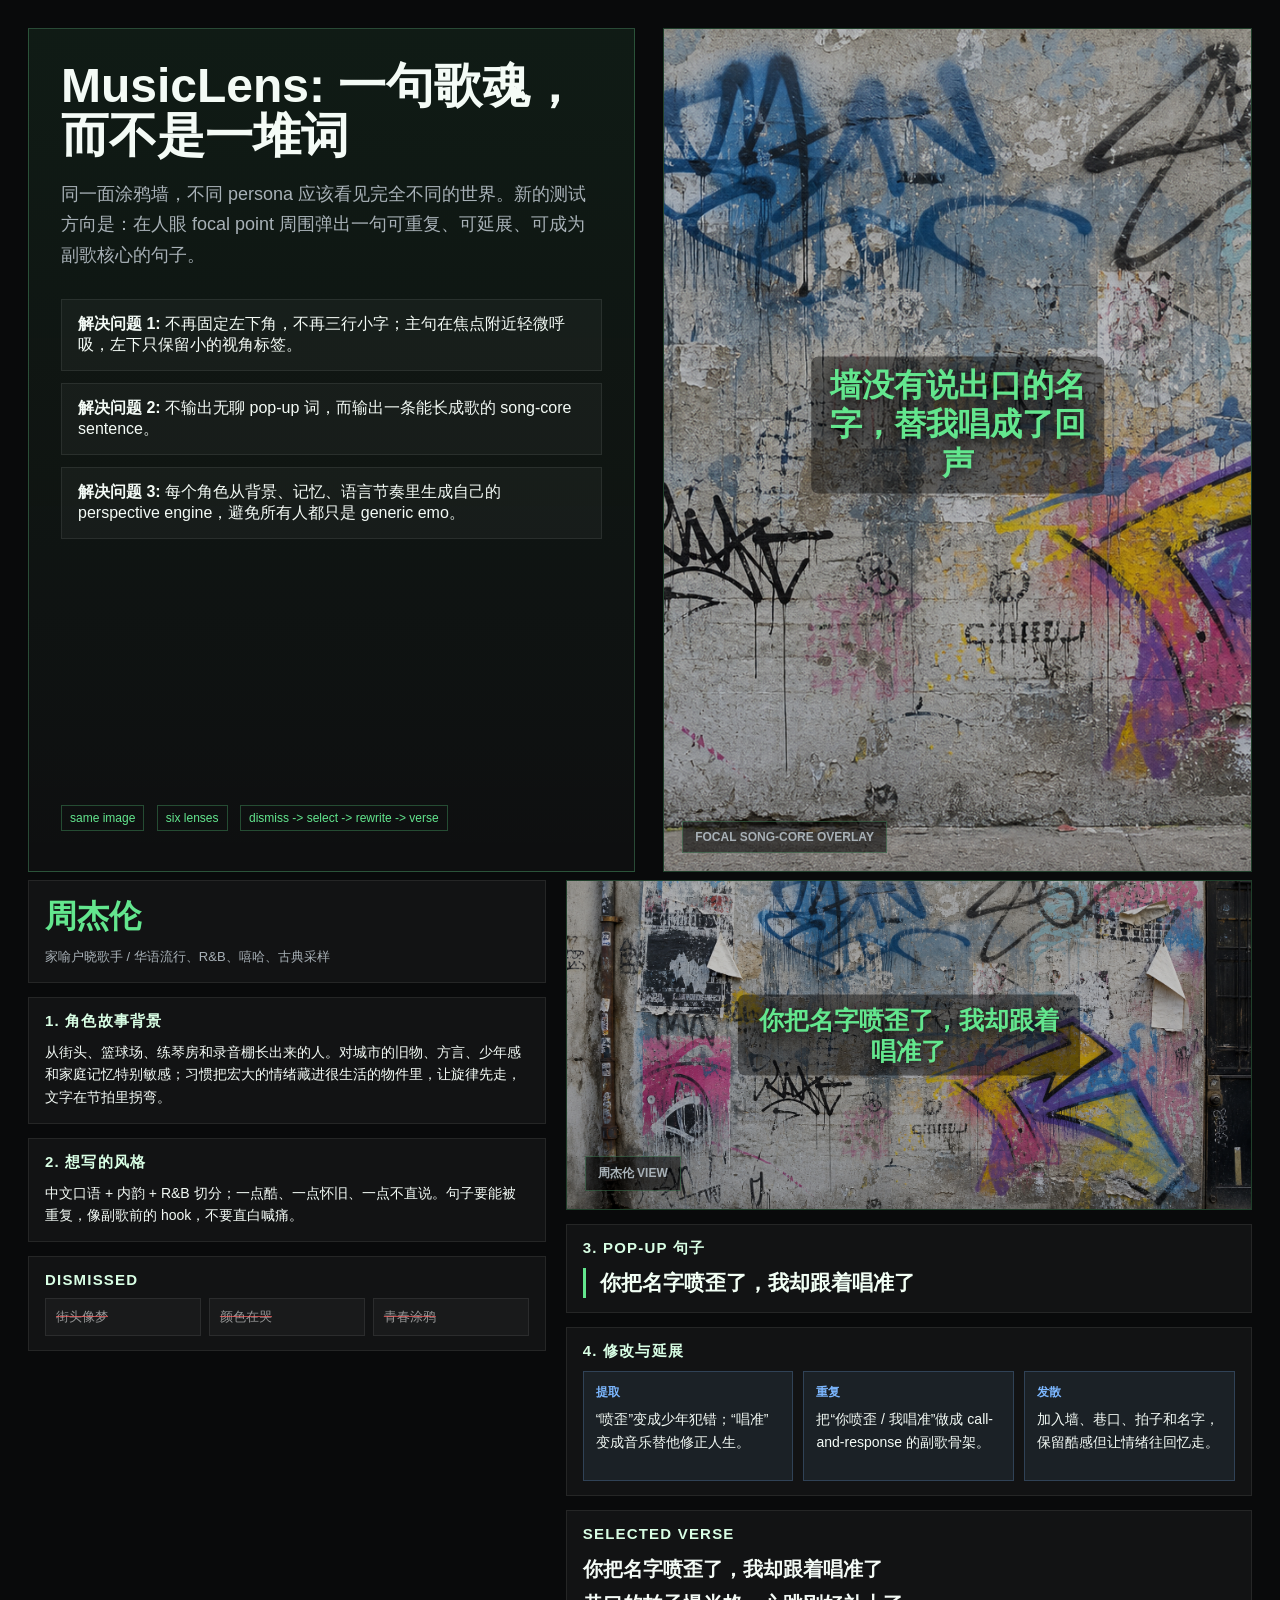
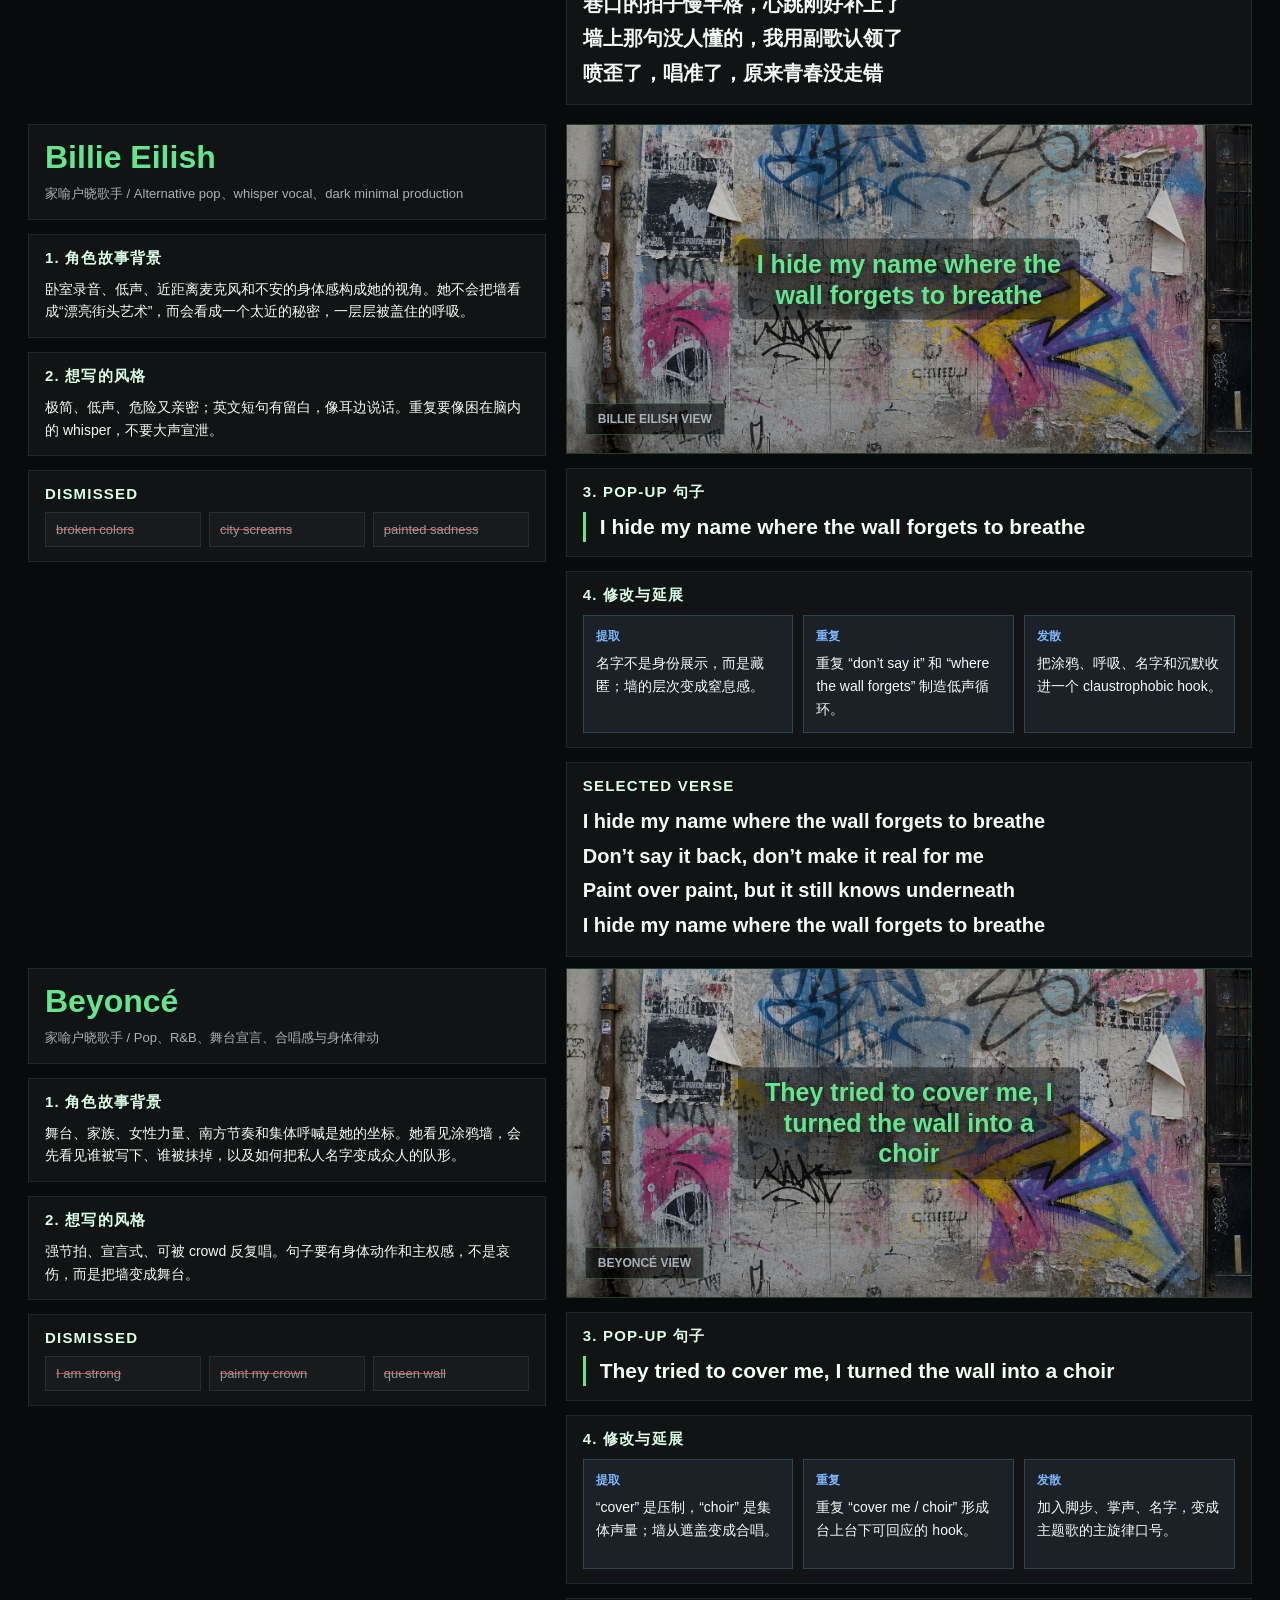
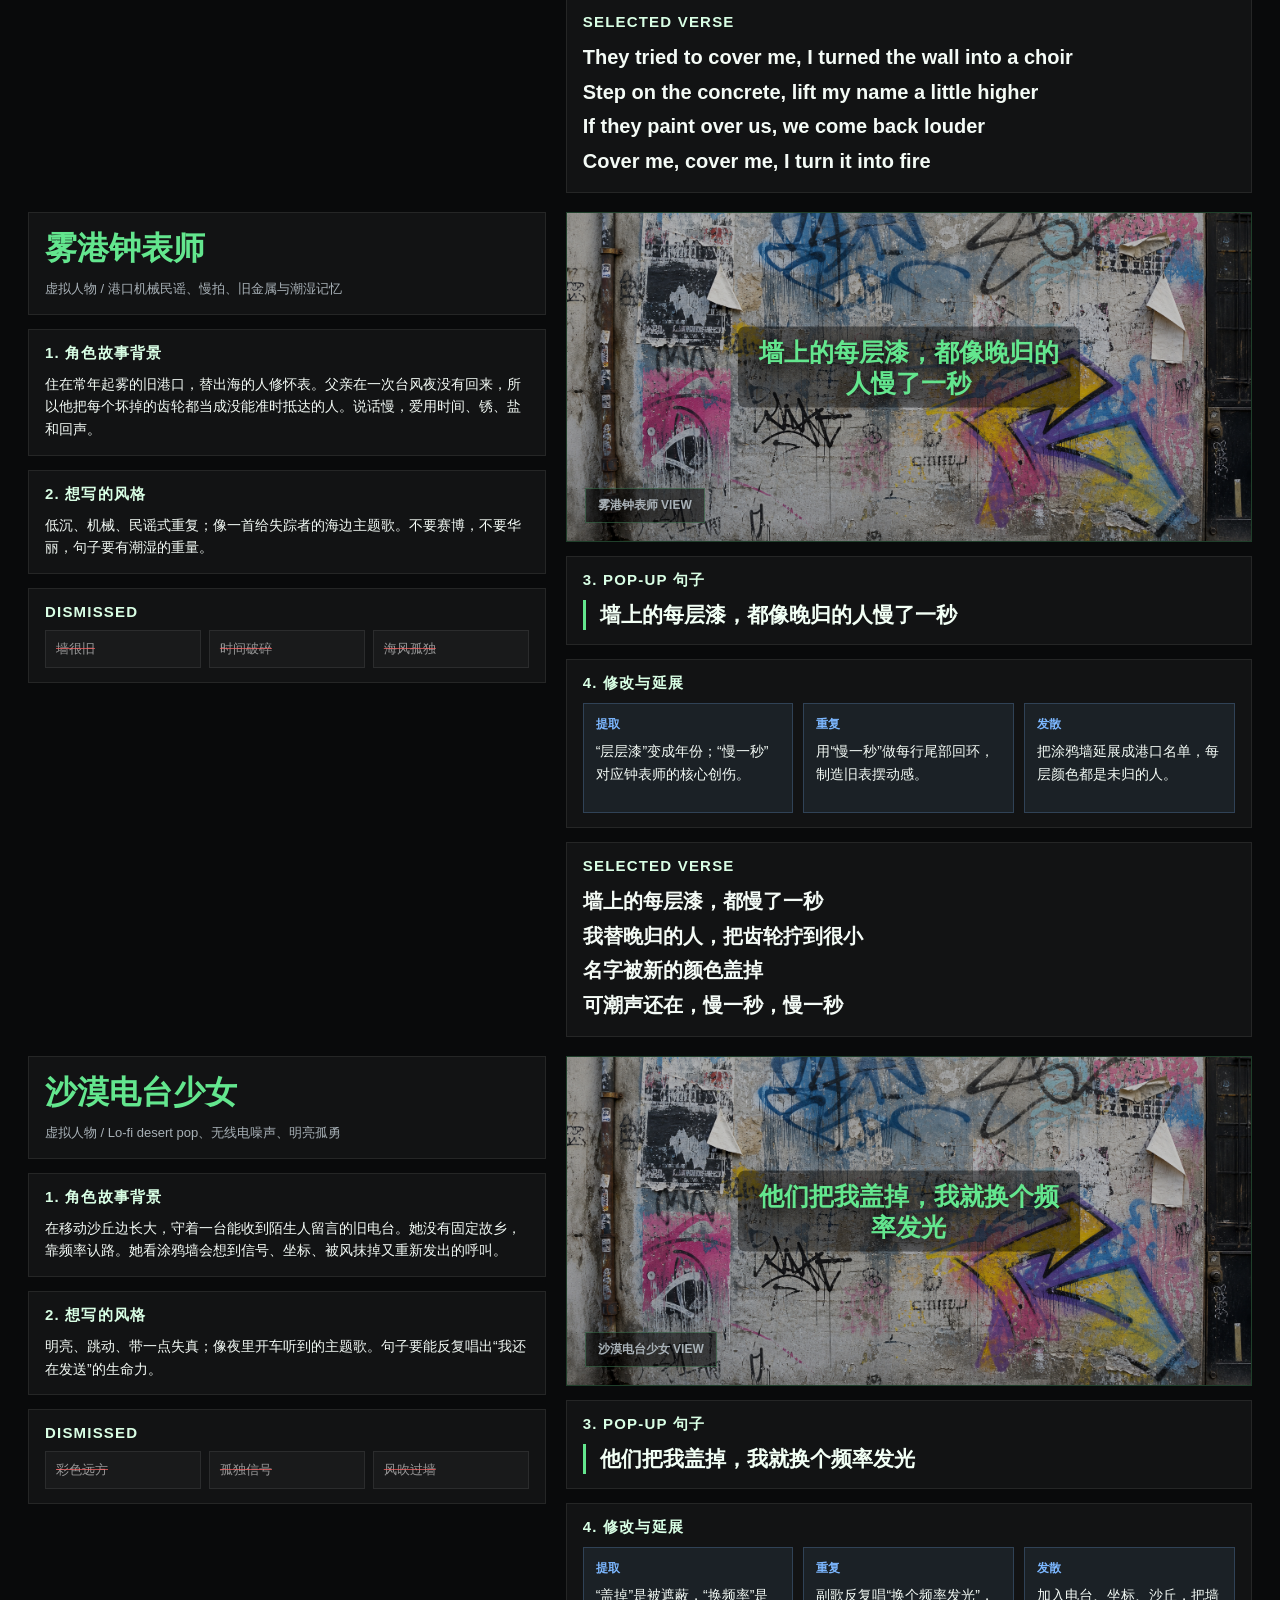
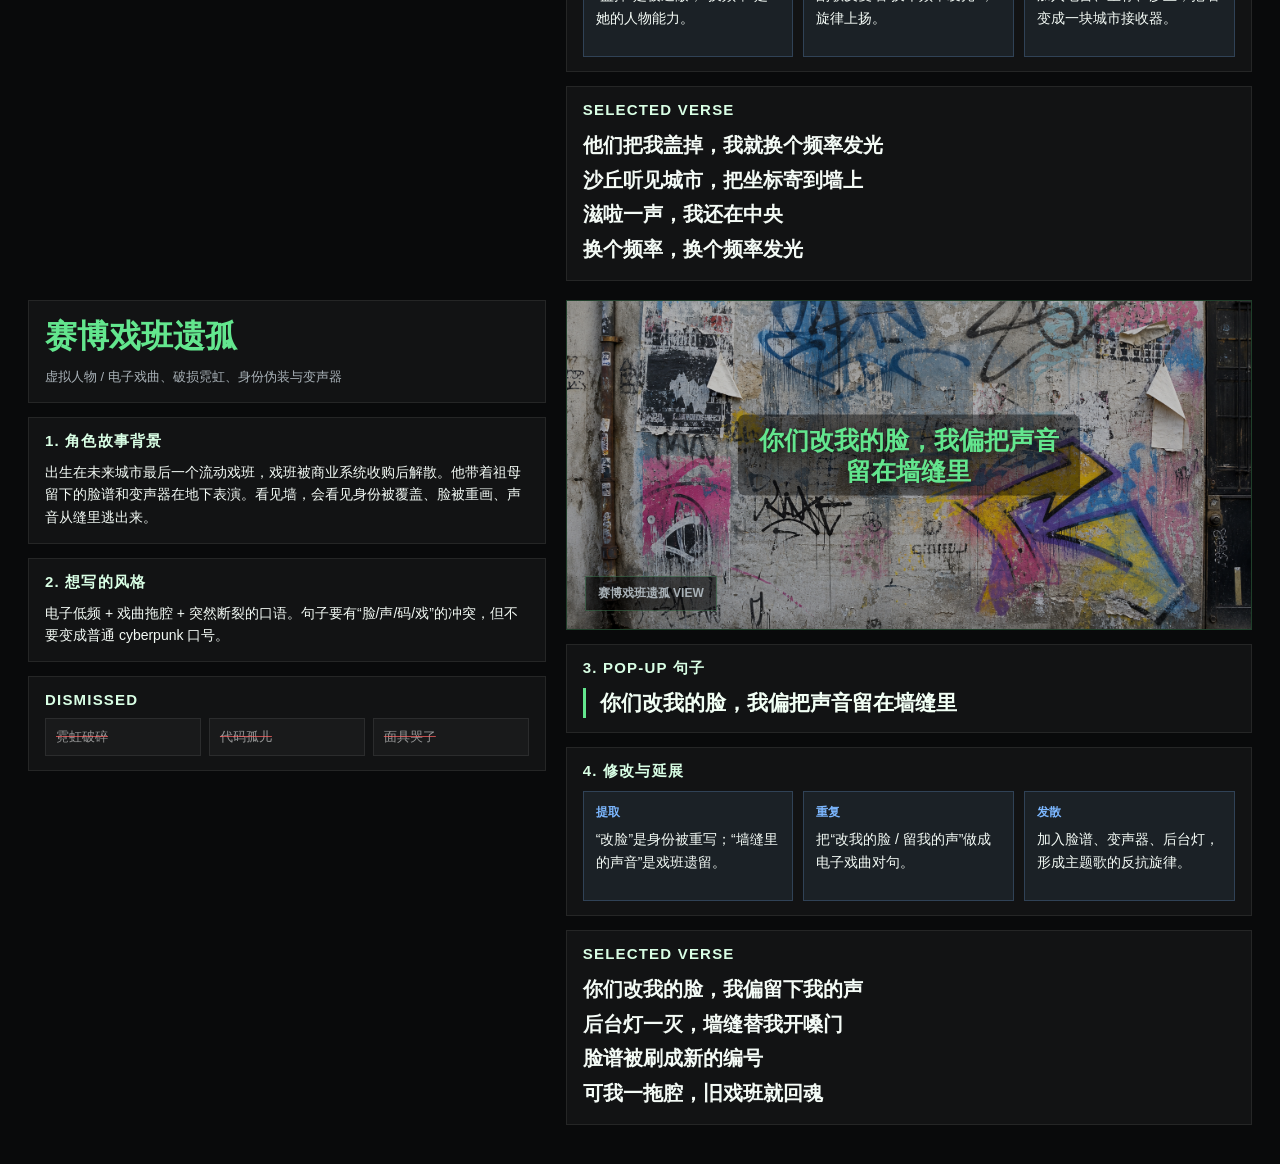
<file: demo/musiclens-persona-demo.html>
<!doctype html>
<html lang="zh-CN">
<head>
  <meta charset="utf-8" />
  <meta name="viewport" content="width=device-width, initial-scale=1" />
  <title>MusicLens Persona Process Demo</title>
  <style>
    :root {
      --bg: #090a0b;
      --panel: rgba(12, 15, 18, 0.88);
      --line: rgba(113, 226, 151, 0.28);
      --green: #63e68e;
      --blue: #7cb7ff;
      --muted: #a8b1b7;
      --text: #f4fbf6;
    }

    * { box-sizing: border-box; }
    html, body {
      margin: 0;
      min-height: 100%;
      background: var(--bg);
      color: var(--text);
      font-family: Inter, -apple-system, BlinkMacSystemFont, "Segoe UI", "PingFang SC", "Microsoft YaHei", sans-serif;
      letter-spacing: 0;
    }

    body { padding: 28px; }

    .cover {
      min-height: calc(100vh - 56px);
      display: grid;
      grid-template-columns: minmax(0, 1fr) minmax(420px, 46vw);
      gap: 28px;
      align-items: stretch;
      page-break-after: always;
    }

    .hero-copy {
      border: 1px solid var(--line);
      background: linear-gradient(180deg, rgba(99, 230, 142, 0.08), rgba(255,255,255,0.02));
      padding: 32px;
      display: flex;
      flex-direction: column;
      justify-content: space-between;
      min-height: 640px;
    }

    h1 {
      margin: 0;
      font-size: 48px;
      line-height: 1.04;
      max-width: 900px;
    }

    .sub {
      margin-top: 18px;
      color: var(--muted);
      font-size: 18px;
      line-height: 1.7;
      max-width: 820px;
    }

    .principles {
      display: grid;
      gap: 12px;
      margin-top: 28px;
      max-width: 900px;
    }

    .principles div,
    .persona-card,
    .process-block {
      border: 1px solid rgba(255,255,255,0.08);
      background: rgba(255,255,255,0.035);
      padding: 14px 16px;
    }

    .wall-frame {
      position: relative;
      overflow: hidden;
      border: 1px solid var(--line);
      min-height: 640px;
      background: #000;
    }

    .wall-frame img {
      width: 100%;
      height: 100%;
      object-fit: cover;
      display: block;
      opacity: 0.82;
    }

    .focal {
      position: absolute;
      left: 50%;
      top: 47%;
      transform: translate(-50%, -50%);
      max-width: 72%;
      padding: 10px 16px;
      background: rgba(0,0,0,0.43);
      color: var(--green);
      font-size: 32px;
      line-height: 1.22;
      font-weight: 750;
      text-align: center;
      text-shadow: 0 2px 16px #000;
      border-radius: 7px;
    }

    .tiny {
      position: absolute;
      left: 18px;
      bottom: 18px;
      padding: 8px 12px;
      border: 1px solid var(--line);
      background: rgba(0,0,0,0.55);
      color: var(--muted);
      font-size: 12px;
      text-transform: uppercase;
      font-weight: 800;
    }

    .persona-page {
      min-height: calc(100vh - 56px);
      display: grid;
      grid-template-columns: 0.86fr 1.14fr;
      gap: 20px;
      page-break-after: always;
      padding-top: 8px;
    }

    .left-col,
    .right-col {
      display: grid;
      gap: 14px;
      align-content: start;
    }

    h2 {
      margin: 0 0 8px;
      color: var(--green);
      font-size: 32px;
    }

    h3 {
      margin: 0 0 10px;
      color: #d9ffe5;
      font-size: 15px;
      text-transform: uppercase;
      letter-spacing: 0.08em;
    }

    p {
      margin: 0;
      color: var(--text);
      line-height: 1.62;
      font-size: 14px;
    }

    .meta {
      color: var(--muted);
      font-size: 13px;
      line-height: 1.58;
    }

    .scene {
      position: relative;
      height: 330px;
      overflow: hidden;
      border: 1px solid var(--line);
      background: #000;
    }

    .scene img {
      width: 100%;
      height: 100%;
      object-fit: cover;
      opacity: 0.78;
    }

    .scene .focal {
      font-size: 25px;
      max-width: 78%;
    }

    .dismissed {
      display: grid;
      grid-template-columns: repeat(3, minmax(0, 1fr));
      gap: 8px;
    }

    .dismissed span {
      color: rgba(255,255,255,0.55);
      border: 1px solid rgba(255,255,255,0.08);
      background: rgba(255,255,255,0.03);
      padding: 9px 10px;
      font-size: 13px;
      text-decoration: line-through;
      text-decoration-color: rgba(255, 99, 99, 0.72);
    }

    .selected {
      border-left: 3px solid var(--green);
      padding-left: 14px;
      color: #f2fff5;
      font-size: 21px;
      font-weight: 750;
      line-height: 1.45;
    }

    .revision {
      display: grid;
      grid-template-columns: repeat(3, minmax(0, 1fr));
      gap: 10px;
    }

    .revision div {
      background: rgba(124, 183, 255, 0.08);
      border: 1px solid rgba(124, 183, 255, 0.22);
      padding: 12px;
      min-height: 110px;
    }

    .revision strong {
      display: block;
      color: var(--blue);
      margin-bottom: 7px;
      font-size: 12px;
      text-transform: uppercase;
    }

    .verse {
      font-size: 20px;
      line-height: 1.72;
      white-space: pre-line;
      font-weight: 680;
    }

    .tag {
      display: inline-block;
      margin-right: 8px;
      margin-bottom: 8px;
      padding: 5px 8px;
      border: 1px solid rgba(99, 230, 142, 0.28);
      color: var(--green);
      font-size: 12px;
    }
  </style>
</head>
<body>
  <section class="cover">
    <div class="hero-copy">
      <div>
        <h1>MusicLens: 一句歌魂，而不是一堆词</h1>
        <p class="sub">同一面涂鸦墙，不同 persona 应该看见完全不同的世界。新的测试方向是：在人眼 focal point 周围弹出一句可重复、可延展、可成为副歌核心的句子。</p>
        <div class="principles">
          <div><strong>解决问题 1:</strong> 不再固定左下角，不再三行小字；主句在焦点附近轻微呼吸，左下只保留小的视角标签。</div>
          <div><strong>解决问题 2:</strong> 不输出无聊 pop-up 词，而输出一条能长成歌的 song-core sentence。</div>
          <div><strong>解决问题 3:</strong> 每个角色从背景、记忆、语言节奏里生成自己的 perspective engine，避免所有人都只是 generic emo。</div>
        </div>
      </div>
      <div>
        <span class="tag">same image</span>
        <span class="tag">six lenses</span>
        <span class="tag">dismiss -> select -> rewrite -> verse</span>
      </div>
    </div>
    <div class="wall-frame">
      <img src="./graffiti-wall.png" alt="graffiti wall" />
      <div class="focal">墙没有说出口的名字，替我唱成了回声</div>
      <div class="tiny">Focal song-core overlay</div>
    </div>
  </section>

  <section class="persona-page">
    <div class="left-col">
      <div class="persona-card">
        <h2>周杰伦</h2>
        <p class="meta">家喻户晓歌手 / 华语流行、R&B、嘻哈、古典采样</p>
      </div>
      <div class="process-block">
        <h3>1. 角色故事背景</h3>
        <p>从街头、篮球场、练琴房和录音棚长出来的人。对城市的旧物、方言、少年感和家庭记忆特别敏感；习惯把宏大的情绪藏进很生活的物件里，让旋律先走，文字在节拍里拐弯。</p>
      </div>
      <div class="process-block">
        <h3>2. 想写的风格</h3>
        <p>中文口语 + 内韵 + R&B 切分；一点酷、一点怀旧、一点不直说。句子要能被重复，像副歌前的 hook，不要直白喊痛。</p>
      </div>
      <div class="process-block">
        <h3>Dismissed</h3>
        <div class="dismissed"><span>街头像梦</span><span>颜色在哭</span><span>青春涂鸦</span></div>
      </div>
    </div>
    <div class="right-col">
      <div class="scene">
        <img src="./graffiti-wall.png" alt="graffiti wall" />
        <div class="focal">你把名字喷歪了，我却跟着唱准了</div>
        <div class="tiny">周杰伦 VIEW</div>
      </div>
      <div class="process-block">
        <h3>3. Pop-up 句子</h3>
        <p class="selected">你把名字喷歪了，我却跟着唱准了</p>
      </div>
      <div class="process-block">
        <h3>4. 修改与延展</h3>
        <div class="revision">
          <div><strong>提取</strong><p>“喷歪”变成少年犯错；“唱准”变成音乐替他修正人生。</p></div>
          <div><strong>重复</strong><p>把“你喷歪 / 我唱准”做成 call-and-response 的副歌骨架。</p></div>
          <div><strong>发散</strong><p>加入墙、巷口、拍子和名字，保留酷感但让情绪往回忆走。</p></div>
        </div>
      </div>
      <div class="process-block">
        <h3>Selected Verse</h3>
        <p class="verse">你把名字喷歪了，我却跟着唱准了
巷口的拍子慢半格，心跳刚好补上了
墙上那句没人懂的，我用副歌认领了
喷歪了，唱准了，原来青春没走错</p>
      </div>
    </div>
  </section>

  <section class="persona-page">
    <div class="left-col">
      <div class="persona-card">
        <h2>Billie Eilish</h2>
        <p class="meta">家喻户晓歌手 / Alternative pop、whisper vocal、dark minimal production</p>
      </div>
      <div class="process-block">
        <h3>1. 角色故事背景</h3>
        <p>卧室录音、低声、近距离麦克风和不安的身体感构成她的视角。她不会把墙看成“漂亮街头艺术”，而会看成一个太近的秘密，一层层被盖住的呼吸。</p>
      </div>
      <div class="process-block">
        <h3>2. 想写的风格</h3>
        <p>极简、低声、危险又亲密；英文短句有留白，像耳边说话。重复要像困在脑内的 whisper，不要大声宣泄。</p>
      </div>
      <div class="process-block">
        <h3>Dismissed</h3>
        <div class="dismissed"><span>broken colors</span><span>city screams</span><span>painted sadness</span></div>
      </div>
    </div>
    <div class="right-col">
      <div class="scene">
        <img src="./graffiti-wall.png" alt="graffiti wall" />
        <div class="focal">I hide my name where the wall forgets to breathe</div>
        <div class="tiny">Billie Eilish VIEW</div>
      </div>
      <div class="process-block">
        <h3>3. Pop-up 句子</h3>
        <p class="selected">I hide my name where the wall forgets to breathe</p>
      </div>
      <div class="process-block">
        <h3>4. 修改与延展</h3>
        <div class="revision">
          <div><strong>提取</strong><p>名字不是身份展示，而是藏匿；墙的层次变成窒息感。</p></div>
          <div><strong>重复</strong><p>重复 “don’t say it” 和 “where the wall forgets” 制造低声循环。</p></div>
          <div><strong>发散</strong><p>把涂鸦、呼吸、名字和沉默收进一个 claustrophobic hook。</p></div>
        </div>
      </div>
      <div class="process-block">
        <h3>Selected Verse</h3>
        <p class="verse">I hide my name where the wall forgets to breathe
Don’t say it back, don’t make it real for me
Paint over paint, but it still knows underneath
I hide my name where the wall forgets to breathe</p>
      </div>
    </div>
  </section>

  <section class="persona-page">
    <div class="left-col">
      <div class="persona-card">
        <h2>Beyoncé</h2>
        <p class="meta">家喻户晓歌手 / Pop、R&B、舞台宣言、合唱感与身体律动</p>
      </div>
      <div class="process-block">
        <h3>1. 角色故事背景</h3>
        <p>舞台、家族、女性力量、南方节奏和集体呼喊是她的坐标。她看见涂鸦墙，会先看见谁被写下、谁被抹掉，以及如何把私人名字变成众人的队形。</p>
      </div>
      <div class="process-block">
        <h3>2. 想写的风格</h3>
        <p>强节拍、宣言式、可被 crowd 反复唱。句子要有身体动作和主权感，不是哀伤，而是把墙变成舞台。</p>
      </div>
      <div class="process-block">
        <h3>Dismissed</h3>
        <div class="dismissed"><span>I am strong</span><span>paint my crown</span><span>queen wall</span></div>
      </div>
    </div>
    <div class="right-col">
      <div class="scene">
        <img src="./graffiti-wall.png" alt="graffiti wall" />
        <div class="focal">They tried to cover me, I turned the wall into a choir</div>
        <div class="tiny">Beyoncé VIEW</div>
      </div>
      <div class="process-block">
        <h3>3. Pop-up 句子</h3>
        <p class="selected">They tried to cover me, I turned the wall into a choir</p>
      </div>
      <div class="process-block">
        <h3>4. 修改与延展</h3>
        <div class="revision">
          <div><strong>提取</strong><p>“cover” 是压制，“choir” 是集体声量；墙从遮盖变成合唱。</p></div>
          <div><strong>重复</strong><p>重复 “cover me / choir” 形成台上台下可回应的 hook。</p></div>
          <div><strong>发散</strong><p>加入脚步、掌声、名字，变成主题歌的主旋律口号。</p></div>
        </div>
      </div>
      <div class="process-block">
        <h3>Selected Verse</h3>
        <p class="verse">They tried to cover me, I turned the wall into a choir
Step on the concrete, lift my name a little higher
If they paint over us, we come back louder
Cover me, cover me, I turn it into fire</p>
      </div>
    </div>
  </section>

  <section class="persona-page">
    <div class="left-col">
      <div class="persona-card">
        <h2>雾港钟表师</h2>
        <p class="meta">虚拟人物 / 港口机械民谣、慢拍、旧金属与潮湿记忆</p>
      </div>
      <div class="process-block">
        <h3>1. 角色故事背景</h3>
        <p>住在常年起雾的旧港口，替出海的人修怀表。父亲在一次台风夜没有回来，所以他把每个坏掉的齿轮都当成没能准时抵达的人。说话慢，爱用时间、锈、盐和回声。</p>
      </div>
      <div class="process-block">
        <h3>2. 想写的风格</h3>
        <p>低沉、机械、民谣式重复；像一首给失踪者的海边主题歌。不要赛博，不要华丽，句子要有潮湿的重量。</p>
      </div>
      <div class="process-block">
        <h3>Dismissed</h3>
        <div class="dismissed"><span>墙很旧</span><span>时间破碎</span><span>海风孤独</span></div>
      </div>
    </div>
    <div class="right-col">
      <div class="scene">
        <img src="./graffiti-wall.png" alt="graffiti wall" />
        <div class="focal">墙上的每层漆，都像晚归的人慢了一秒</div>
        <div class="tiny">雾港钟表师 VIEW</div>
      </div>
      <div class="process-block">
        <h3>3. Pop-up 句子</h3>
        <p class="selected">墙上的每层漆，都像晚归的人慢了一秒</p>
      </div>
      <div class="process-block">
        <h3>4. 修改与延展</h3>
        <div class="revision">
          <div><strong>提取</strong><p>“层层漆”变成年份；“慢一秒”对应钟表师的核心创伤。</p></div>
          <div><strong>重复</strong><p>用“慢一秒”做每行尾部回环，制造旧表摆动感。</p></div>
          <div><strong>发散</strong><p>把涂鸦墙延展成港口名单，每层颜色都是未归的人。</p></div>
        </div>
      </div>
      <div class="process-block">
        <h3>Selected Verse</h3>
        <p class="verse">墙上的每层漆，都慢了一秒
我替晚归的人，把齿轮拧到很小
名字被新的颜色盖掉
可潮声还在，慢一秒，慢一秒</p>
      </div>
    </div>
  </section>

  <section class="persona-page">
    <div class="left-col">
      <div class="persona-card">
        <h2>沙漠电台少女</h2>
        <p class="meta">虚拟人物 / Lo-fi desert pop、无线电噪声、明亮孤勇</p>
      </div>
      <div class="process-block">
        <h3>1. 角色故事背景</h3>
        <p>在移动沙丘边长大，守着一台能收到陌生人留言的旧电台。她没有固定故乡，靠频率认路。她看涂鸦墙会想到信号、坐标、被风抹掉又重新发出的呼叫。</p>
      </div>
      <div class="process-block">
        <h3>2. 想写的风格</h3>
        <p>明亮、跳动、带一点失真；像夜里开车听到的主题歌。句子要能反复唱出“我还在发送”的生命力。</p>
      </div>
      <div class="process-block">
        <h3>Dismissed</h3>
        <div class="dismissed"><span>彩色远方</span><span>孤独信号</span><span>风吹过墙</span></div>
      </div>
    </div>
    <div class="right-col">
      <div class="scene">
        <img src="./graffiti-wall.png" alt="graffiti wall" />
        <div class="focal">他们把我盖掉，我就换个频率发光</div>
        <div class="tiny">沙漠电台少女 VIEW</div>
      </div>
      <div class="process-block">
        <h3>3. Pop-up 句子</h3>
        <p class="selected">他们把我盖掉，我就换个频率发光</p>
      </div>
      <div class="process-block">
        <h3>4. 修改与延展</h3>
        <div class="revision">
          <div><strong>提取</strong><p>“盖掉”是被遮蔽，“换频率”是她的人物能力。</p></div>
          <div><strong>重复</strong><p>副歌反复唱“换个频率发光”，旋律上扬。</p></div>
          <div><strong>发散</strong><p>加入电台、坐标、沙丘，把墙变成一块城市接收器。</p></div>
        </div>
      </div>
      <div class="process-block">
        <h3>Selected Verse</h3>
        <p class="verse">他们把我盖掉，我就换个频率发光
沙丘听见城市，把坐标寄到墙上
滋啦一声，我还在中央
换个频率，换个频率发光</p>
      </div>
    </div>
  </section>

  <section class="persona-page">
    <div class="left-col">
      <div class="persona-card">
        <h2>赛博戏班遗孤</h2>
        <p class="meta">虚拟人物 / 电子戏曲、破损霓虹、身份伪装与变声器</p>
      </div>
      <div class="process-block">
        <h3>1. 角色故事背景</h3>
        <p>出生在未来城市最后一个流动戏班，戏班被商业系统收购后解散。他带着祖母留下的脸谱和变声器在地下表演。看见墙，会看见身份被覆盖、脸被重画、声音从缝里逃出来。</p>
      </div>
      <div class="process-block">
        <h3>2. 想写的风格</h3>
        <p>电子低频 + 戏曲拖腔 + 突然断裂的口语。句子要有“脸/声/码/戏”的冲突，但不要变成普通 cyberpunk 口号。</p>
      </div>
      <div class="process-block">
        <h3>Dismissed</h3>
        <div class="dismissed"><span>霓虹破碎</span><span>代码孤儿</span><span>面具哭了</span></div>
      </div>
    </div>
    <div class="right-col">
      <div class="scene">
        <img src="./graffiti-wall.png" alt="graffiti wall" />
        <div class="focal">你们改我的脸，我偏把声音留在墙缝里</div>
        <div class="tiny">赛博戏班遗孤 VIEW</div>
      </div>
      <div class="process-block">
        <h3>3. Pop-up 句子</h3>
        <p class="selected">你们改我的脸，我偏把声音留在墙缝里</p>
      </div>
      <div class="process-block">
        <h3>4. 修改与延展</h3>
        <div class="revision">
          <div><strong>提取</strong><p>“改脸”是身份被重写；“墙缝里的声音”是戏班遗留。</p></div>
          <div><strong>重复</strong><p>把“改我的脸 / 留我的声”做成电子戏曲对句。</p></div>
          <div><strong>发散</strong><p>加入脸谱、变声器、后台灯，形成主题歌的反抗旋律。</p></div>
        </div>
      </div>
      <div class="process-block">
        <h3>Selected Verse</h3>
        <p class="verse">你们改我的脸，我偏留下我的声
后台灯一灭，墙缝替我开嗓门
脸谱被刷成新的编号
可我一拖腔，旧戏班就回魂</p>
      </div>
    </div>
  </section>
  <script>
    const slide = new URLSearchParams(window.location.search).get("slide");
    if (slide !== null) {
      const index = Number(slide);
      const sections = Array.from(document.querySelectorAll("section"));
      sections.forEach((section, sectionIndex) => {
        section.style.display = sectionIndex === index ? "" : "none";
        section.style.pageBreakAfter = "auto";
      });
      document.body.style.padding = "24px";
      document.documentElement.style.background = "#090a0b";
    }
  </script>
</body>
</html>
</file>
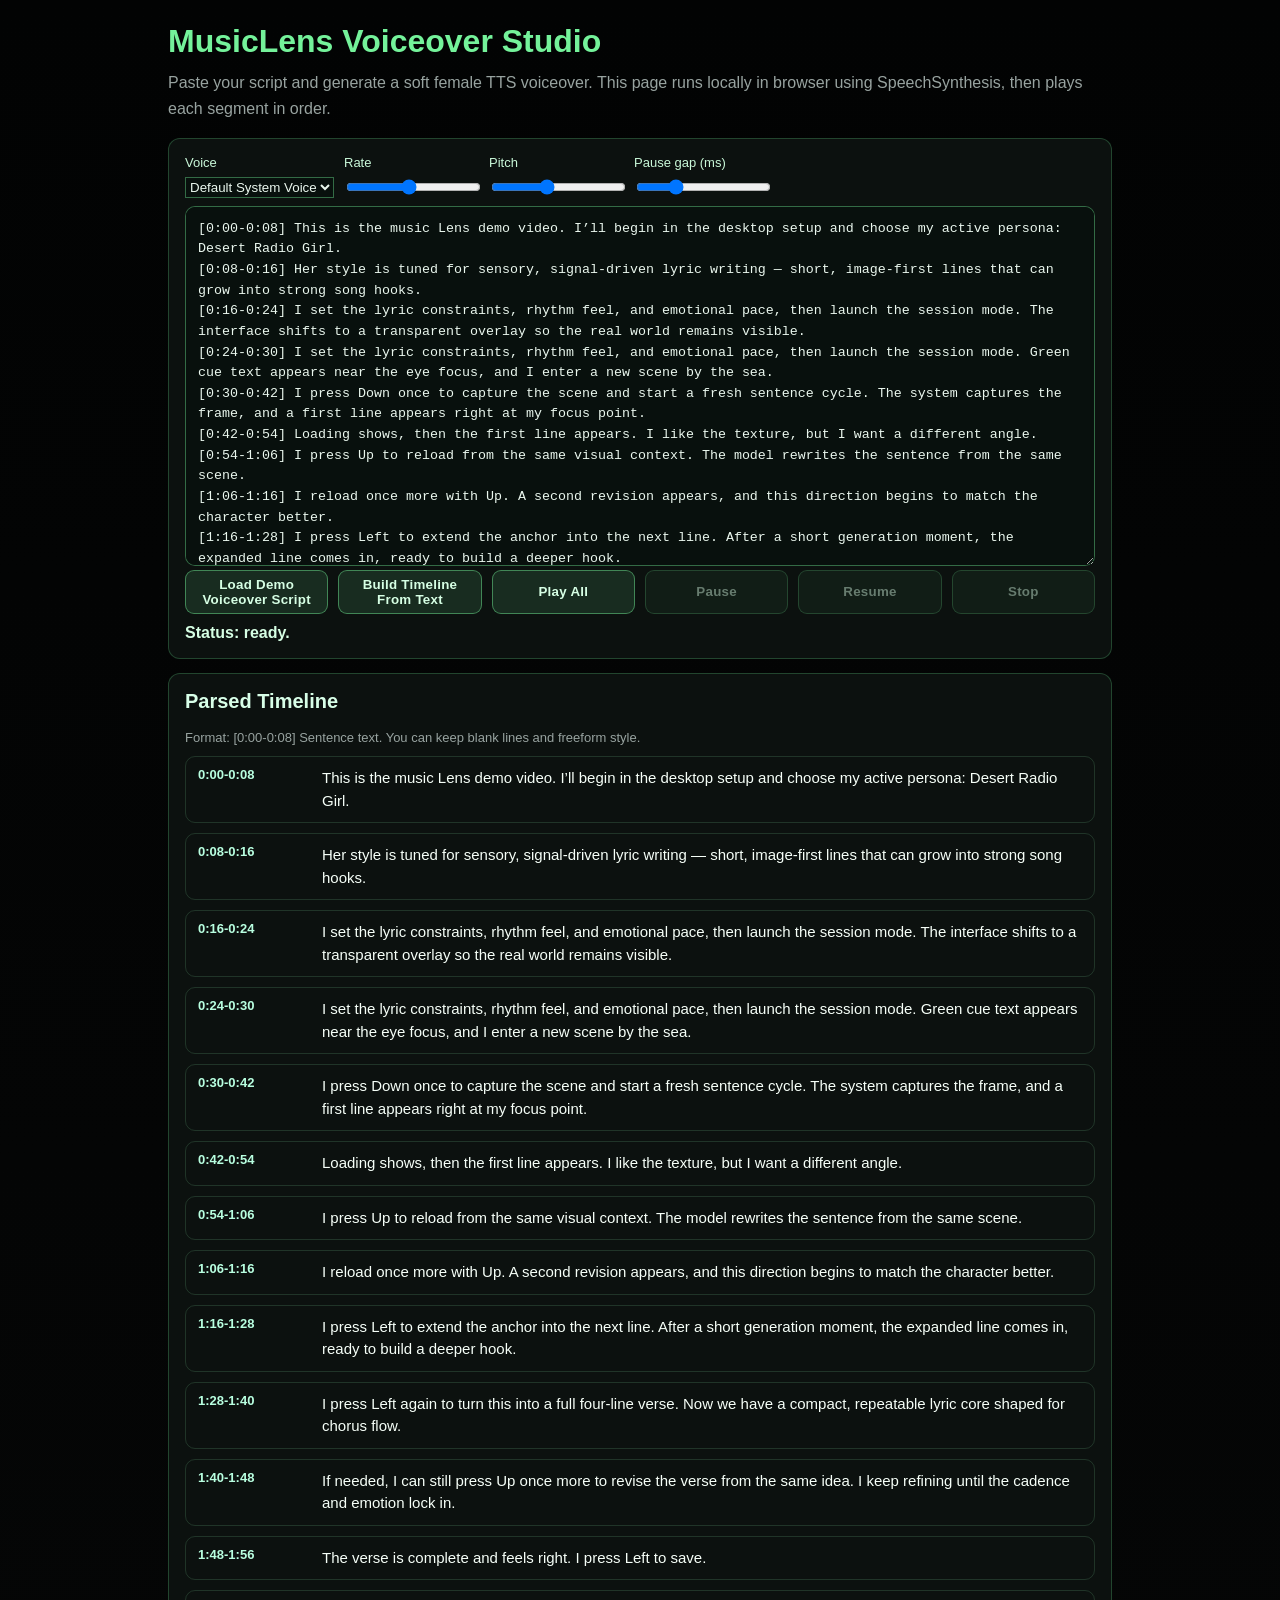
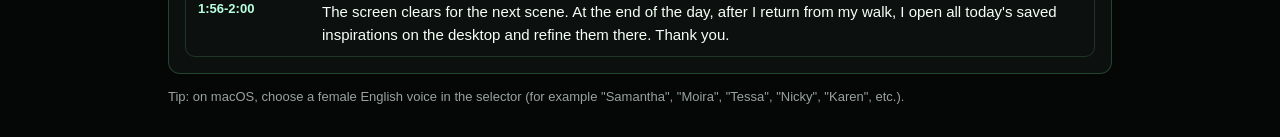
<file: demo/musiclens-voiceover-tts.html>
<!doctype html>
<html lang="en">
  <head>
    <meta charset="UTF-8" />
    <meta name="viewport" content="width=device-width, initial-scale=1.0" />
    <title>MusicLens Voiceover Generator</title>
    <style>
      :root {
        --bg: #050606;
        --panel: #0a120f;
        --line: rgba(100, 224, 138, 0.25);
        --green: #74f29a;
        --muted: #98a3a0;
        --text: #eaf7ee;
      }

      * {
        box-sizing: border-box;
      }

      body {
        margin: 0;
        min-height: 100vh;
        background: linear-gradient(180deg, #020303, var(--bg));
        color: var(--text);
        font-family: Inter, -apple-system, BlinkMacSystemFont, "Segoe UI", "PingFang SC", "Microsoft YaHei", sans-serif;
      }

      .wrap {
        max-width: 980px;
        margin: 0 auto;
        padding: 22px 18px 30px;
      }

      h1 {
        margin: 0 0 10px;
        font-size: 32px;
        line-height: 1.2;
        color: var(--green);
      }

      p {
        margin: 0 0 16px;
        color: var(--muted);
        line-height: 1.6;
      }

      .card {
        border: 1px solid var(--line);
        border-radius: 12px;
        background: rgba(14, 20, 18, 0.88);
        padding: 16px;
        margin-bottom: 14px;
      }

      .status {
        margin-top: 10px;
        color: #d6ffe4;
        font-weight: 600;
      }

      .toolbar {
        display: grid;
        gap: 10px;
        grid-template-columns: repeat(auto-fit, minmax(130px, 1fr));
      }

      .button {
        border: 1px solid rgba(116, 242, 154, 0.45);
        background: rgba(116, 242, 154, 0.12);
        color: #d6ffe4;
        border-radius: 9px;
        height: 44px;
        cursor: pointer;
        font-weight: 700;
        letter-spacing: 0.02em;
      }

      .button:disabled {
        opacity: 0.45;
        cursor: not-allowed;
      }

      .meta {
        display: flex;
        flex-wrap: wrap;
        gap: 10px;
        margin-bottom: 8px;
      }

      label {
        font-size: 13px;
        color: #c9f8d9;
        display: grid;
        gap: 6px;
      }

      select,
      input[type="range"],
      textarea {
        width: 100%;
        border: 1px solid rgba(116, 242, 154, 0.4);
        background: #08100d;
        color: var(--text);
      }

      textarea {
        min-height: 360px;
        border-radius: 10px;
        padding: 12px;
        line-height: 1.55;
      }

      .timeline {
        display: grid;
        gap: 10px;
        margin-top: 8px;
      }

      .line {
        display: grid;
        grid-template-columns: 110px 1fr;
        gap: 14px;
        padding: 10px 12px;
        border: 1px solid rgba(148, 255, 179, 0.15);
        border-radius: 10px;
      }

      .line.active {
        border-color: #74f29a;
        background: rgba(116, 242, 154, 0.12);
      }

      .time {
        color: #b8ffe0;
        font-size: 13px;
        font-weight: 700;
        white-space: nowrap;
      }

      .text {
        color: #f6fff8;
        font-size: 15px;
        line-height: 1.5;
      }

      .hint {
        color: var(--muted);
        font-size: 13px;
        line-height: 1.45;
      }
    </style>
  </head>
  <body>
    <div class="wrap">
      <h1>MusicLens Voiceover Studio</h1>
      <p>
        Paste your script and generate a soft female TTS voiceover. This page runs locally in browser
        using SpeechSynthesis, then plays each segment in order.
      </p>

      <div class="card">
        <div class="meta">
          <label>
            Voice
            <select id="voiceSelect" aria-label="Voice Select"></select>
          </label>
          <label>
            Rate
            <input id="rate" type="range" min="0.72" max="1.2" step="0.02" value="0.93" />
          </label>
          <label>
            Pitch
            <input id="pitch" type="range" min="0.8" max="1.3" step="0.05" value="1" />
          </label>
          <label>
            Pause gap (ms)
            <input id="gap" type="range" min="0" max="1500" step="50" value="420" />
          </label>
        </div>

        <textarea id="scriptInput"></textarea>

        <div class="toolbar">
          <button class="button" id="loadDefault">Load Demo Voiceover Script</button>
          <button class="button" id="buildTimeline">Build Timeline From Text</button>
          <button class="button" id="playAll">Play All</button>
          <button class="button" id="pauseBtn" disabled>Pause</button>
          <button class="button" id="resumeBtn" disabled>Resume</button>
          <button class="button" id="stopBtn" disabled>Stop</button>
        </div>
        <div class="status" id="status">Status: waiting for input</div>
      </div>

      <div class="card">
        <h2 style="margin-top:0;color:#d8ffe8;font-size:20px;">Parsed Timeline</h2>
        <div class="hint">Format: [0:00-0:08] Sentence text. You can keep blank lines and freeform style.</div>
        <div id="timeline" class="timeline"></div>
      </div>

      <div class="hint">
        Tip: on macOS, choose a female English voice in the selector (for example "Samantha", "Moira", "Tessa", "Nicky", "Karen", etc.).
      </div>
    </div>

    <script>
      const demoLines = [
        { time: "0:00-0:08", text: "This is the music Lens demo video. I’ll begin in the desktop setup and choose my active persona: Desert Radio Girl." },
        { time: "0:08-0:16", text: "Her style is tuned for sensory, signal-driven lyric writing — short, image-first lines that can grow into strong song hooks." },
        { time: "0:16-0:24", text: "I set the lyric constraints, rhythm feel, and emotional pace, then launch the session mode. The interface shifts to a transparent overlay so the real world remains visible." },
        { time: "0:24-0:30", text: "I set the lyric constraints, rhythm feel, and emotional pace, then launch the session mode. Green cue text appears near the eye focus, and I enter a new scene by the sea." },
        { time: "0:30-0:42", text: "I press Down once to capture the scene and start a fresh sentence cycle. The system captures the frame, and a first line appears right at my focus point." },
        { time: "0:42-0:54", text: "Loading shows, then the first line appears. I like the texture, but I want a different angle." },
        { time: "0:54-1:06", text: "I press Up to reload from the same visual context. The model rewrites the sentence from the same scene." },
        { time: "1:06-1:16", text: "I reload once more with Up. A second revision appears, and this direction begins to match the character better." },
        { time: "1:16-1:28", text: "I press Left to extend the anchor into the next line. After a short generation moment, the expanded line comes in, ready to build a deeper hook." },
        { time: "1:28-1:40", text: "I press Left again to turn this into a full four-line verse. Now we have a compact, repeatable lyric core shaped for chorus flow." },
        { time: "1:40-1:48", text: "If needed, I can still press Up once more to revise the verse from the same idea. I keep refining until the cadence and emotion lock in." },
        { time: "1:48-1:56", text: "The verse is complete and feels right. I press Left to save." },
        { time: "1:56-2:00", text: "The screen clears for the next scene. At the end of the day, after I return from my walk, I open all today's saved inspirations on the desktop and refine them there. Thank you." },
      ];

      const scriptInput = document.getElementById("scriptInput");
      const timelineContainer = document.getElementById("timeline");
      const status = document.getElementById("status");
      const voiceSelect = document.getElementById("voiceSelect");
      const rateInput = document.getElementById("rate");
      const pitchInput = document.getElementById("pitch");
      const gapInput = document.getElementById("gap");
      const playAllBtn = document.getElementById("playAll");
      const pauseBtn = document.getElementById("pauseBtn");
      const resumeBtn = document.getElementById("resumeBtn");
      const stopBtn = document.getElementById("stopBtn");
      const loadDefaultBtn = document.getElementById("loadDefault");
      const buildTimelineBtn = document.getElementById("buildTimeline");

      let voices = [];
      let activeUtterance = null;
      let cancelled = false;
      let isPaused = false;
      let timeline = [];

      function escapeHtml(str) {
        return String(str)
          .replace(/&/g, "&amp;")
          .replace(/</g, "&lt;")
          .replace(/>/g, "&gt;")
          .replace(/"/g, "&quot;");
      }

      function refreshVoices() {
        voices = window.speechSynthesis.getVoices();
        const prevValue = voiceSelect.value;
        voiceSelect.innerHTML = "";

        if (!voices.length) {
          const opt = document.createElement("option");
          opt.value = "";
          opt.textContent = "Default System Voice";
          voiceSelect.appendChild(opt);
          return;
        }

        voices.forEach((voice, index) => {
          const opt = document.createElement("option");
          opt.value = String(index);
          opt.textContent = `${voice.name} (${voice.lang})${voice.default ? " — default" : ""}`;
          voiceSelect.appendChild(opt);
        });

        const pickFemale = voices.findIndex(v => /female|samantha|kate|siri|victoria|ava|moira|nicky|tessa|jasmine|female/i.test(v.name));
        if (pickFemale >= 0) {
          voiceSelect.value = String(pickFemale);
        } else if (prevValue && [...voiceSelect.options].some((o) => o.value === prevValue)) {
          voiceSelect.value = prevValue;
        } else {
          const firstEnglish = voices.findIndex(v => v.lang.toLowerCase().startsWith("en"));
          if (firstEnglish >= 0) {
            voiceSelect.value = String(firstEnglish);
          } else {
            voiceSelect.value = "0";
          }
        }
      }

      function parseScript(rawText) {
        const lines = rawText
          .split("\n")
          .map((line) => line.trim())
          .filter(Boolean);

        const parsed = [];
        for (const line of lines) {
          const match = line.match(/^\[(\d+:\d{2}-\d+:\d{2})\]\s*(.*)$/);
          if (match) {
            parsed.push({ time: match[1], text: match[2].trim() });
            continue;
          }
          if (parsed.length === 0) {
            parsed.push({ time: "0:00-?", text: line });
          } else {
            parsed[parsed.length - 1].text += " " + line;
          }
        }
        return parsed;
      }

      function renderTimeline() {
        timelineContainer.innerHTML = "";
        timeline.forEach((item, idx) => {
          const row = document.createElement("div");
          row.className = "line";
          row.dataset.index = String(idx);
          row.innerHTML = `<div class=\"time\">${escapeHtml(item.time)}</div><div class=\"text\">${escapeHtml(item.text)}</div>`;
          timelineContainer.appendChild(row);
        });
      }

      function clearActiveLine() {
        timelineContainer.querySelectorAll(".line").forEach(node => node.classList.remove("active"));
      }

      function speak(text, idx) {
        return new Promise((resolve) => {
          if (cancelled) {
            resolve();
            return;
          }

          const row = timelineContainer.querySelector(`[data-index=\"${idx}\"]`);
          if (row) row.classList.add("active");

          const utterance = new SpeechSynthesisUtterance(text);
          activeUtterance = utterance;

          if (voices.length && voiceSelect.value !== "") {
            const selected = voices[Number(voiceSelect.value)];
            if (selected) utterance.voice = selected;
          }

          utterance.lang = "en-US";
          utterance.rate = Number(rateInput.value);
          utterance.pitch = Number(pitchInput.value);
          utterance.volume = 1;

          utterance.onend = () => {
            if (row) row.classList.remove("active");
            activeUtterance = null;
            if (cancelled) {
              resolve();
              return;
            }
            const delay = Number(gapInput.value);
            if (delay > 0) {
              setTimeout(() => resolve(), delay);
            } else {
              resolve();
            }
          };

          utterance.onerror = () => {
            if (row) row.classList.remove("active");
            activeUtterance = null;
            resolve();
          };

          window.speechSynthesis.speak(utterance);
        });
      }

      async function playSequence() {
        if (!timeline.length) {
          status.textContent = "Status: please load a valid script first.";
          return;
        }

        cancelled = false;
        isPaused = false;
        pauseBtn.disabled = false;
        stopBtn.disabled = false;
        resumeBtn.disabled = true;
        playAllBtn.disabled = true;
        loadDefaultBtn.disabled = true;
        buildTimelineBtn.disabled = true;
        status.textContent = "Status: generating...";

        for (let i = 0; i < timeline.length; i += 1) {
          if (cancelled) break;

          await speak(timeline[i].text, i);
          while (isPaused && !cancelled) {
            await new Promise((resolve) => setTimeout(resolve, 120));
          }
        }

        clearActiveLine();
        status.textContent = cancelled ? "Status: stopped." : "Status: finished.";
        playAllBtn.disabled = false;
        loadDefaultBtn.disabled = false;
        buildTimelineBtn.disabled = false;
        pauseBtn.disabled = true;
        resumeBtn.disabled = true;
        stopBtn.disabled = true;
      }

      loadDefaultBtn.addEventListener("click", () => {
        const text = demoLines.map(item => `[${item.time}] ${item.text}`).join("\n");
        scriptInput.value = text;
      });

      buildTimelineBtn.addEventListener("click", () => {
        const parsed = parseScript(scriptInput.value || "");
        timeline = parsed;
        renderTimeline();
        status.textContent = `Status: timeline built with ${timeline.length} line(s).`;
      });

      playAllBtn.addEventListener("click", () => {
        playSequence();
      });

      pauseBtn.addEventListener("click", () => {
        isPaused = true;
        window.speechSynthesis.pause();
        pauseBtn.disabled = true;
        resumeBtn.disabled = false;
        status.textContent = "Status: paused.";
      });

      resumeBtn.addEventListener("click", () => {
        isPaused = false;
        window.speechSynthesis.resume();
        pauseBtn.disabled = false;
        resumeBtn.disabled = true;
        status.textContent = "Status: resumed.";
      });

      stopBtn.addEventListener("click", () => {
        cancelled = true;
        isPaused = false;
        window.speechSynthesis.cancel();
        clearActiveLine();
        status.textContent = "Status: stopping...";
        pauseBtn.disabled = true;
        resumeBtn.disabled = true;
        stopBtn.disabled = true;
        playAllBtn.disabled = false;
        loadDefaultBtn.disabled = false;
        buildTimelineBtn.disabled = false;
      });

      if ('speechSynthesis' in window) {
        refreshVoices();
        window.speechSynthesis.onvoiceschanged = refreshVoices;
      } else {
        status.textContent = "Status: your browser does not support SpeechSynthesis.";
        playAllBtn.disabled = true;
      }

      // initialize default script + timeline
      scriptInput.value = demoLines.map(item => `[${item.time}] ${item.text}`).join("\n");
      timeline = demoLines.slice();
      renderTimeline();
      status.textContent = "Status: ready.";
    </script>
  </body>
</html>
</file>
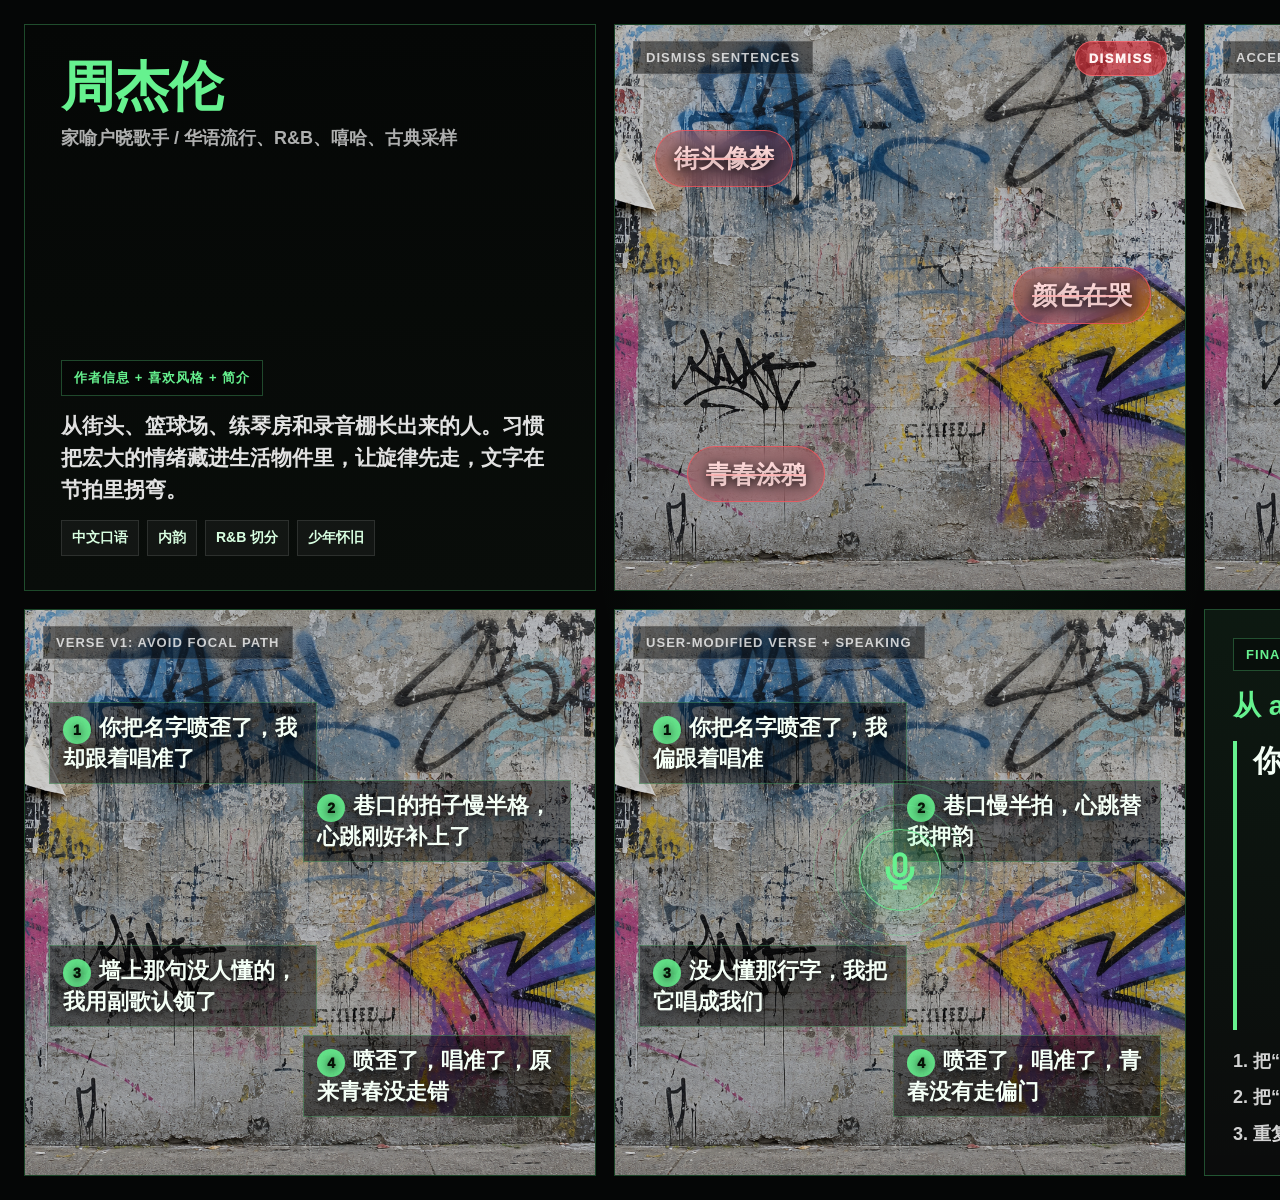
<file: demo/persona-sixgrid-export.html>
<!doctype html>
<html lang="zh-CN">
<head>
  <meta charset="utf-8" />
  <meta name="viewport" content="width=device-width, initial-scale=1" />
  <title>MusicLens Six Grid Export</title>
  <style>
    * { box-sizing: border-box; }
    html, body {
      margin: 0;
      width: 1800px;
      height: 1200px;
      overflow: hidden;
      background: #050606;
      color: #f4fff6;
      font-family: Inter, -apple-system, BlinkMacSystemFont, "Segoe UI", "PingFang SC", "Microsoft YaHei", Arial, sans-serif;
      letter-spacing: 0;
    }

    .board {
      width: 1800px;
      height: 1200px;
      padding: 24px;
      display: grid;
      grid-template-columns: repeat(3, 1fr);
      grid-template-rows: repeat(2, 1fr);
      gap: 18px;
      background: radial-gradient(circle at 50% 45%, rgba(82, 255, 139, 0.06), transparent 28%), #050606;
    }

    .cell {
      position: relative;
      overflow: hidden;
      border: 1px solid rgba(92, 242, 138, 0.28);
      background: #090b0c;
      min-width: 0;
      min-height: 0;
    }

    .wall {
      background: #000;
    }

    .wall img {
      width: 100%;
      height: 100%;
      object-fit: cover;
      display: block;
      opacity: 0.82;
      filter: saturate(0.94) contrast(1.02);
    }

    .info {
      padding: 34px 36px;
      background: linear-gradient(180deg, #050706, #090d0a);
      display: flex;
      flex-direction: column;
      justify-content: space-between;
    }

    h1 {
      margin: 0;
      color: #66f28f;
      font-size: 54px;
      line-height: 1.02;
    }

    .role {
      margin-top: 12px;
      color: rgba(255,255,255,0.68);
      font-size: 18px;
      font-weight: 700;
    }

    .info-block {
      display: grid;
      gap: 14px;
    }

    .label {
      display: inline-flex;
      align-items: center;
      width: max-content;
      padding: 8px 12px;
      border: 1px solid rgba(102, 242, 143, 0.28);
      color: #66f28f;
      font-size: 13px;
      font-weight: 900;
      letter-spacing: 0.08em;
      text-transform: uppercase;
      background: rgba(0, 0, 0, 0.36);
    }

    .info p {
      margin: 0;
      color: rgba(255,255,255,0.88);
      font-size: 21px;
      line-height: 1.52;
      font-weight: 650;
    }

    .style-pills {
      display: flex;
      gap: 8px;
      flex-wrap: wrap;
    }

    .style-pills span {
      color: #d8ffe1;
      border: 1px solid rgba(255,255,255,0.11);
      background: rgba(255,255,255,0.04);
      padding: 8px 10px;
      font-size: 14px;
      font-weight: 800;
    }

    .stage-title {
      position: absolute;
      left: 18px;
      top: 16px;
      z-index: 8;
      color: rgba(255,255,255,0.76);
      background: rgba(0,0,0,0.48);
      border: 1px solid rgba(255,255,255,0.12);
      padding: 8px 12px;
      font-size: 13px;
      font-weight: 900;
      letter-spacing: 0.08em;
      text-transform: uppercase;
    }

    .pill {
      position: absolute;
      z-index: 10;
      display: inline-flex;
      align-items: center;
      max-width: 82%;
      padding: 12px 18px;
      border-radius: 999px;
      backdrop-filter: blur(10px);
      -webkit-backdrop-filter: blur(10px);
      font-size: 25px;
      line-height: 1.22;
      font-weight: 900;
      text-shadow: 0 2px 12px rgba(0,0,0,0.82);
    }

    .dismiss {
      color: #ffd9d9;
      background: rgba(180, 28, 36, 0.28);
      border: 1px solid rgba(255, 86, 93, 0.72);
      text-decoration: line-through;
      text-decoration-color: rgba(255, 180, 180, 0.9);
    }

    .accept {
      color: #dfffe6;
      background: rgba(43, 214, 101, 0.27);
      border: 1px solid rgba(102, 242, 143, 0.82);
    }

    .accept-badge,
    .dismiss-badge {
      position: absolute;
      z-index: 11;
      right: 18px;
      top: 16px;
      padding: 9px 13px;
      border-radius: 999px;
      font-size: 13px;
      font-weight: 1000;
      letter-spacing: 0.12em;
    }

    .accept-badge {
      color: #071309;
      background: #66f28f;
    }

    .dismiss-badge {
      color: #fff2f2;
      background: rgba(210, 42, 52, 0.68);
      border: 1px solid rgba(255, 115, 120, 0.7);
    }

    .d1 { left: 40px; top: 105px; }
    .d2 { right: 34px; top: 242px; }
    .d3 { left: 72px; bottom: 88px; }
    .a1 { left: 50%; top: 46%; transform: translate(-50%, -50%); border-radius: 26px; text-align: center; justify-content: center; }

    .focal-ring {
      position: absolute;
      left: 50%;
      top: 46%;
      width: 120px;
      height: 120px;
      transform: translate(-50%, -50%);
      border-radius: 50%;
      border: 1px dashed rgba(255,255,255,0.22);
      box-shadow: 0 0 0 999px rgba(0,0,0,0);
      z-index: 6;
      pointer-events: none;
    }

    .verse-line {
      position: absolute;
      z-index: 10;
      max-width: 47%;
      padding: 10px 13px;
      background: rgba(0,0,0,0.46);
      border: 1px solid rgba(102, 242, 143, 0.3);
      color: #f4fff6;
      font-size: 22px;
      line-height: 1.32;
      font-weight: 850;
      text-shadow: 0 2px 10px #000;
    }

    .verse-line em {
      display: inline-flex;
      width: 28px;
      height: 28px;
      align-items: center;
      justify-content: center;
      margin-right: 8px;
      border-radius: 50%;
      background: rgba(102, 242, 143, 0.9);
      color: #061307;
      font-size: 14px;
      font-style: normal;
      font-weight: 1000;
    }

    .v1 { left: 24px; top: 92px; }
    .v2 { right: 24px; top: 170px; }
    .v3 { left: 24px; bottom: 148px; }
    .v4 { right: 24px; bottom: 58px; }

    .mic {
      position: absolute;
      z-index: 14;
      left: 50%;
      top: 46%;
      transform: translate(-50%, -50%);
      width: 82px;
      height: 82px;
      border-radius: 50%;
      background: rgba(102, 242, 143, 0.22);
      border: 1px solid rgba(102, 242, 143, 0.82);
      display: grid;
      place-items: center;
      box-shadow: 0 0 34px rgba(102, 242, 143, 0.34);
    }

    .mic svg {
      width: 42px;
      height: 42px;
      stroke: #66f28f;
      stroke-width: 2.4;
      fill: none;
    }

    .wave {
      position: absolute;
      z-index: 13;
      left: 50%;
      top: 46%;
      width: 132px;
      height: 132px;
      transform: translate(-50%, -50%);
      border: 1px solid rgba(102, 242, 143, 0.35);
      border-radius: 50%;
      animation: pulse 1.9s ease-in-out infinite;
    }

    .wave.two {
      width: 174px;
      height: 174px;
      animation-delay: 0.55s;
      opacity: 0.65;
    }

    @keyframes pulse {
      0%, 100% { opacity: 0.28; transform: translate(-50%, -50%) scale(0.92); }
      50% { opacity: 0.88; transform: translate(-50%, -50%) scale(1.05); }
    }

    .summary {
      padding: 28px;
      display: grid;
      grid-template-rows: auto auto 1fr;
      gap: 18px;
      background: linear-gradient(180deg, rgba(102, 242, 143, 0.08), rgba(255,255,255,0.025));
    }

    .summary h2 {
      margin: 0;
      color: #66f28f;
      font-size: 28px;
      line-height: 1.2;
    }

    .summary .hook {
      border-left: 4px solid #66f28f;
      padding-left: 16px;
      font-size: 30px;
      line-height: 1.34;
      font-weight: 950;
    }

    .summary .steps {
      display: grid;
      gap: 10px;
      align-content: end;
      color: rgba(255,255,255,0.82);
      font-size: 18px;
      line-height: 1.46;
      font-weight: 700;
    }
  </style>
</head>
<body>
  <div id="root"></div>
  <script>
    const wall = "./graffiti-wall.png";
    const people = {
      jay: {
        name: "周杰伦",
        role: "家喻户晓歌手 / 华语流行、R&B、嘻哈、古典采样",
        style: ["中文口语", "内韵", "R&B 切分", "少年怀旧"],
        bio: "从街头、篮球场、练琴房和录音棚长出来的人。习惯把宏大的情绪藏进生活物件里，让旋律先走，文字在节拍里拐弯。",
        dismiss: ["街头像梦", "颜色在哭", "青春涂鸦"],
        accept: "你把名字喷歪了，我却跟着唱准了",
        verse1: ["你把名字喷歪了，我却跟着唱准了", "巷口的拍子慢半格，心跳刚好补上了", "墙上那句没人懂的，我用副歌认领了", "喷歪了，唱准了，原来青春没走错"],
        verse2: ["你把名字喷歪了，我偏跟着唱准", "巷口慢半拍，心跳替我押韵", "没人懂那行字，我把它唱成我们", "喷歪了，唱准了，青春没有走偏门"],
        summary: ["把“喷歪”改成犯错的少年感。", "把“唱准”做成音乐替人生校音。", "重复喷歪/唱准，形成副歌口头禅。"]
      },
      billie: {
        name: "Billie Eilish",
        role: "家喻户晓歌手 / Alternative pop、whisper vocal、dark minimal production",
        style: ["whisper", "minimal", "dark intimate", "bedroom pop"],
        bio: "卧室录音、低声、近距离麦克风和不安的身体感构成她的视角。她会把墙看成太近的秘密，一层层被盖住的呼吸。",
        dismiss: ["broken colors", "city screams", "painted sadness"],
        accept: "I hide my name where the wall forgets to breathe",
        verse1: ["I hide my name where the wall forgets to breathe", "Don’t say it back, don’t make it real for me", "Paint over paint, but it still knows underneath", "I hide my name where the wall forgets to breathe"],
        verse2: ["I wrote my name where the wall can’t breathe", "Don’t say it back, it gets too close to me", "Paint over paint, but it stays underneath", "I wrote my name where the wall can’t breathe"],
        summary: ["把 hide 改成 wrote，让动作更可唱。", "保留 wall/breathe 的窒息感。", "重复首尾句，制造 whisper loop。"]
      },
      beyonce: {
        name: "Beyoncé",
        role: "家喻户晓歌手 / Pop、R&B、舞台宣言、合唱感",
        style: ["anthem", "R&B", "crowd chant", "body groove"],
        bio: "舞台、家族、女性力量、南方节奏和集体呼喊是她的坐标。她看见涂鸦墙，会把私人名字变成众人的队形。",
        dismiss: ["I am strong", "paint my crown", "queen wall"],
        accept: "They tried to cover me, I turned the wall into a choir",
        verse1: ["They tried to cover me, I turned the wall into a choir", "Step on the concrete, lift my name a little higher", "If they paint over us, we come back louder", "Cover me, cover me, I turn it into fire"],
        verse2: ["They tried to cover me, I made the wall sing higher", "Feet on the concrete, names rising like a choir", "Paint over us, we come back louder", "Cover me, cover me, I turn it into fire"],
        summary: ["把 wall into a choir 扩成群体合唱。", "加入脚步和 concrete，让身体进入节拍。", "重复 cover me，变成舞台口号。"]
      },
      clockmaker: {
        name: "雾港钟表师",
        role: "虚拟人物 / 港口机械民谣、慢拍、旧金属与潮湿记忆",
        style: ["机械民谣", "低沉", "海雾", "旧钟摆"],
        bio: "住在常年起雾的旧港口，替出海的人修怀表。父亲在台风夜没有回来，所以他把坏齿轮都当成没能准时抵达的人。",
        dismiss: ["墙很旧", "时间破碎", "海风孤独"],
        accept: "墙上的每层漆，都像晚归的人慢了一秒",
        verse1: ["墙上的每层漆，都慢了一秒", "我替晚归的人，把齿轮拧到很小", "名字被新的颜色盖掉", "可潮声还在，慢一秒，慢一秒"],
        verse2: ["墙上一层一层漆，都晚了一秒", "我把坏掉的齿轮，拧回你的船锚", "名字被新颜色盖掉", "潮声还在，慢一秒，慢一秒"],
        summary: ["把层层漆改成年份堆叠。", "把慢一秒做成钟摆式句尾。", "引入船锚，连接港口人物记忆。"]
      },
      radio: {
        name: "沙漠电台少女",
        role: "虚拟人物 / Lo-fi desert pop、无线电噪声、明亮孤勇",
        style: ["lo-fi", "desert pop", "radio noise", "bright lonely"],
        bio: "在移动沙丘边长大，守着一台能收到陌生人留言的旧电台。她没有固定故乡，靠频率认路。",
        dismiss: ["彩色远方", "孤独信号", "风吹过墙"],
        accept: "他们把我盖掉，我就换个频率发光",
        verse1: ["他们把我盖掉，我就换个频率发光", "沙丘听见城市，把坐标寄到墙上", "滋啦一声，我还在中央", "换个频率，换个频率发光"],
        verse2: ["他们把我盖掉，我换个频率发光", "沙丘替我收听，城市贴在墙上", "滋啦一声，我还在播放", "换个频率，换个频率发光"],
        summary: ["把发光和播放合并成电台动作。", "重复换个频率，做明亮上扬 hook。", "保留被盖掉，但回答是继续发送。"]
      },
      opera: {
        name: "赛博戏班遗孤",
        role: "虚拟人物 / 电子戏曲、破损霓虹、身份伪装与变声器",
        style: ["电子戏曲", "断裂口语", "变声器", "脸谱"],
        bio: "出生在未来城市最后一个流动戏班。戏班被商业系统收购后解散，他带着祖母留下的脸谱和变声器在地下表演。",
        dismiss: ["霓虹破碎", "代码孤儿", "面具哭了"],
        accept: "你们改我的脸，我偏把声音留在墙缝里",
        verse1: ["你们改我的脸，我偏留下我的声", "后台灯一灭，墙缝替我开嗓门", "脸谱被刷成新的编号", "可我一拖腔，旧戏班就回魂"],
        verse2: ["你们改我的脸，我偏留下我的声", "后台灯一灭，墙缝替我开嗓门", "脸谱被刷成新的编号", "我一拖腔，旧戏班就回魂"],
        summary: ["把“墙缝里”收成舞台暗门。", "改我的脸/留下我的声形成对句。", "拖腔让人物不是普通赛博口号。"]
      }
    };

    const id = new URLSearchParams(location.search).get("id") || "jay";
    const p = people[id] || people.jay;

    function micSvg() {
      return `<svg viewBox="0 0 24 24" aria-hidden="true"><path d="M12 3a3 3 0 0 0-3 3v6a3 3 0 0 0 6 0V6a3 3 0 0 0-3-3Z"/><path d="M19 10v2a7 7 0 0 1-14 0v-2"/><path d="M12 19v3"/><path d="M8 22h8"/></svg>`;
    }

    function wallCell(kind, inner) {
      return `<section class="cell wall"><img src="${wall}" alt="graffiti wall">${inner}</section>`;
    }

    function verseLines(lines) {
      return lines.map((line, i) => `<div class="verse-line v${i + 1}"><em>${i + 1}</em>${line}</div>`).join("");
    }

    document.getElementById("root").innerHTML = `
      <main class="board">
        <section class="cell info">
          <div>
            <h1>${p.name}</h1>
            <div class="role">${p.role}</div>
          </div>
          <div class="info-block">
            <span class="label">作者信息 + 喜欢风格 + 简介</span>
            <p>${p.bio}</p>
            <div class="style-pills">${p.style.map(s => `<span>${s}</span>`).join("")}</div>
          </div>
        </section>

        ${wallCell("dismiss", `
          <div class="stage-title">Dismiss sentences</div>
          <div class="dismiss-badge">DISMISS</div>
          <div class="pill dismiss d1">${p.dismiss[0]}</div>
          <div class="pill dismiss d2">${p.dismiss[1]}</div>
          <div class="pill dismiss d3">${p.dismiss[2]}</div>
        `)}

        ${wallCell("accept", `
          <div class="stage-title">Accept sentence</div>
          <div class="accept-badge">ACCEPT</div>
          <div class="focal-ring"></div>
          <div class="pill accept a1">${p.accept}</div>
        `)}

        ${wallCell("verse1", `
          <div class="stage-title">Verse v1: avoid focal path</div>
          <div class="focal-ring"></div>
          ${verseLines(p.verse1)}
        `)}

        ${wallCell("verse2", `
          <div class="stage-title">User-modified verse + speaking</div>
          <div class="wave"></div>
          <div class="wave two"></div>
          <div class="mic">${micSvg()}</div>
          ${verseLines(p.verse2)}
        `)}

        <section class="cell summary">
          <span class="label">Final hook logic</span>
          <h2>从 accept 句到主题歌重复段</h2>
          <div class="hook">${p.verse2[0]}</div>
          <div class="steps">${p.summary.map((s, i) => `<div>${i + 1}. ${s}</div>`).join("")}</div>
        </section>
      </main>
    `;
  </script>
</body>
</html>
</file>
